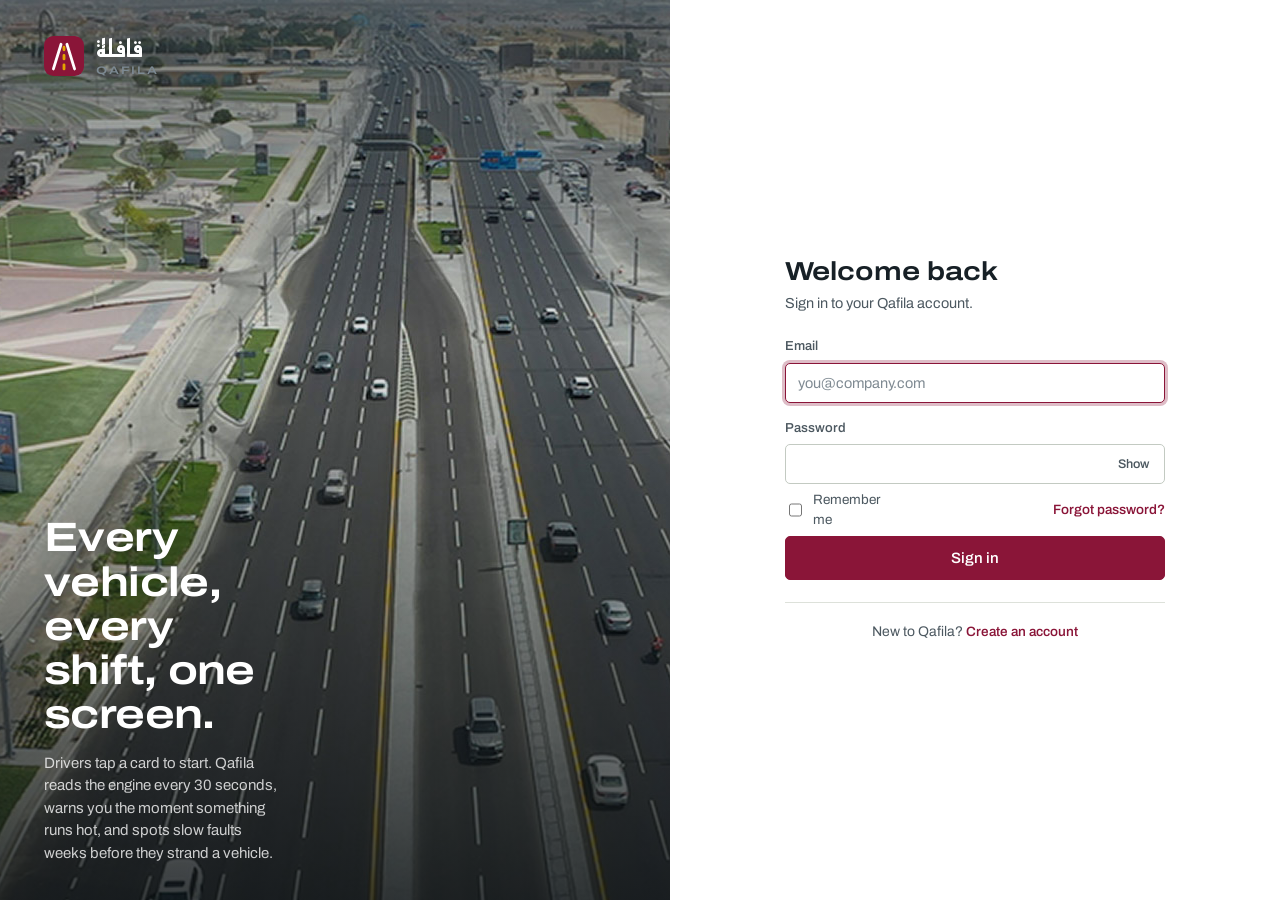
<file: index.html>
<!DOCTYPE html>
<html lang="en">
<head>
  <meta charset="UTF-8">
  <meta name="viewport" content="width=device-width, initial-scale=1">
  <title>Dashboard – Qafila</title>
  <meta name="theme-color" content="#172026">
  <link rel="icon" href="assets/favicon.svg" type="image/svg+xml">
  <link rel="preconnect" href="https://fonts.googleapis.com">
  <link rel="preconnect" href="https://fonts.gstatic.com" crossorigin>
  <link rel="stylesheet" href="https://fonts.googleapis.com/css2?family=Archivo:wdth,wght@62..125,100..900&family=JetBrains+Mono:wght@400;500&family=Reem+Kufi:wght@500;600&display=swap">
  <link rel="stylesheet" href="css/base.css">
  <link rel="stylesheet" href="css/layout.css">
  <link rel="stylesheet" href="css/components.css">
  <link rel="stylesheet" href="css/pages.css">
  <script src="js/theme.js"></script>
</head>
<body data-page="dashboard">
  <div class="shell">
    <div id="side-slot"></div>
    <main class="main" id="main">
      <header class="topbar" data-title="Fleet overview"></header>
      <div class="page" id="page"></div>
    </main>
  </div>

  <script src="js/api.js"></script>
  <script src="js/ui.js"></script>
  <script src="js/shell.js"></script>
  <script src="js/fleet.js"></script>
  <script src="js/chart.js"></script>
  <script src="js/pages/dashboard.js"></script>
</body>
</html>
</file>
<file: css/base.css>
/* ============================================================
   QAFILA — base
   Tokens, theme, reset, typography, utilities.

   Palette
     limestone   page background
     asphalt     ink, sidebar
     maroon      brand, primary action (Qatar maroon)
     road        warning (road-marking yellow)
     signal      critical
     go          normal / ready
     duty        on shift (the device's blue LED)
   ============================================================ */

:root {
  color-scheme: light;

  --bg:          #EEF0EB;
  --surface:     #FFFFFF;
  --surface-2:   #F6F7F4;
  --surface-3:   #E9ECE6;
  --ink:         #172026;
  --ink-2:       #4C5860;
  --ink-3:       #7F8A92;
  --line:        #DDE1DA;
  --line-strong: #C3CAC2;

  --maroon:      #8A1538;
  --maroon-2:    #6F0F2C;
  --maroon-soft: #F5E6EB;
  --maroon-text: #8A1538;

  --road:        #E2A400;
  --road-soft:   #FBF1D2;
  --road-text:   #805B00;

  --signal:      #C42D29;
  --signal-soft: #FBE5E3;
  --signal-text: #A8231F;

  --go:          #1F8A5A;
  --go-soft:     #E0F2E8;
  --go-text:     #18704A;

  --duty:        #2A60B0;
  --duty-soft:   #E3ECF8;
  --duty-text:   #23528F;

  --off:         #A2ABB2;

  --side-bg:     #172026;
  --side-ink:    #C9D0D4;
  --side-ink-2:  #7D8A93;
  --side-line:   #26323A;
  --side-hover:  #1F2A31;

  --shadow-pop:  0 12px 32px -8px rgba(23, 32, 38, .28), 0 2px 6px rgba(23, 32, 38, .08);
  --focus:       0 0 0 3px rgba(138, 21, 56, .28);

  --r-xs: 3px;
  --r-sm: 5px;
  --r-md: 8px;
  --r-lg: 12px;

  --font:   "Archivo", ui-sans-serif, system-ui, -apple-system, "Segoe UI", sans-serif;
  --arabic: "Reem Kufi", "Noto Kufi Arabic", "Geeza Pro", sans-serif;
  --mono:   "JetBrains Mono", ui-monospace, "SF Mono", Menlo, monospace;

  --side-w: 248px;
  --top-h:  68px;
  --gutter: 28px;
}

/* ---------- Dark theme ---------- */
:root[data-theme="dark"] {
  color-scheme: dark;

  --bg:          #0F1416;
  --surface:     #161D21;
  --surface-2:   #1B2328;
  --surface-3:   #222C32;
  --ink:         #E7EBE8;
  --ink-2:       #A9B3B8;
  --ink-3:       #75818A;
  --line:        #263137;
  --line-strong: #34424A;

  --maroon:      #A61D48;
  --maroon-2:    #BF2A58;
  --maroon-soft: #3A1622;
  --maroon-text: #F08DAB;

  --road:        #F0B518;
  --road-soft:   #3A2F12;
  --road-text:   #F6CB5A;

  --signal:      #E5443F;
  --signal-soft: #3D1A19;
  --signal-text: #FF8F8A;

  --go:          #2FAE74;
  --go-soft:     #15301F;
  --go-text:     #6FD3A2;

  --duty:        #4C87DD;
  --duty-soft:   #182A42;
  --duty-text:   #9CC0F2;

  --off:         #5D6A72;

  --side-bg:     #0B0F11;
  --side-ink:    #C9D0D4;
  --side-ink-2:  #6F7C85;
  --side-line:   #1C2529;
  --side-hover:  #151C20;

  --shadow-pop:  0 16px 40px -8px rgba(0, 0, 0, .6), 0 2px 6px rgba(0, 0, 0, .4);
  --focus:       0 0 0 3px rgba(240, 141, 171, .35);
}

/* ---------- Reset ---------- */
*, *::before, *::after { box-sizing: border-box; }

html { -webkit-text-size-adjust: 100%; }

html, body { margin: 0; padding: 0; }

body {
  min-height: 100vh;
  font-family: var(--font);
  font-size: 14.5px;
  line-height: 1.5;
  color: var(--ink);
  background: var(--bg);
  -webkit-font-smoothing: antialiased;
  -moz-osx-font-smoothing: grayscale;
  font-variant-numeric: tabular-nums;
}

img, svg { display: block; max-width: 100%; }
.ic { width: 16px; height: 16px; flex: none; }

a { color: var(--maroon-text); text-decoration: none; }
a:hover { text-decoration: underline; text-underline-offset: 3px; }

h1, h2, h3, h4 { margin: 0; color: var(--ink); }
p { margin: 0; }

button, input, select, textarea { font: inherit; color: inherit; }
button { cursor: pointer; }

:focus-visible { outline: none; box-shadow: var(--focus); border-radius: var(--r-sm); }

::selection { background: var(--maroon); color: #fff; }

[hidden] { display: none !important; }

/* ---------- Type scale (1.2 minor third) ---------- */
.t-display {
  font-stretch: 118%;
  font-weight: 650;
  font-size: 30px;
  line-height: 1.1;
  letter-spacing: -0.012em;
}

.t-h2 {
  font-stretch: 112%;
  font-weight: 650;
  font-size: 17px;
  line-height: 1.25;
}

.t-h3 {
  font-weight: 600;
  font-size: 14.5px;
  line-height: 1.3;
}

.t-small { font-size: 12.5px; }
.t-muted { color: var(--ink-2); }
.t-faint { color: var(--ink-3); }
.t-mono  { font-family: var(--mono); font-size: 12.5px; letter-spacing: -0.01em; }
.t-num   { font-variant-numeric: tabular-nums; }
.t-crit  { color: var(--signal-text); }
.t-warn  { color: var(--road-text); }
.t-ok    { color: var(--go-text); }

/* ---------- Utilities ---------- */
.sr-only {
  position: absolute !important;
  width: 1px; height: 1px;
  overflow: hidden; clip: rect(0 0 0 0);
  white-space: nowrap; border: 0; padding: 0; margin: -1px;
}

.row   { display: flex; align-items: center; gap: 10px; }
.row-w { display: flex; align-items: center; gap: 10px; flex-wrap: wrap; }
.grow  { flex: 1 1 auto; min-width: 0; }
.nowrap { white-space: nowrap; }
.ellipsis { overflow: hidden; text-overflow: ellipsis; white-space: nowrap; }

/* ---------- Scrollbars ---------- */
* { scrollbar-width: thin; scrollbar-color: var(--line-strong) transparent; }

/* ---------- Motion ---------- */
@media (prefers-reduced-motion: reduce) {
  *, *::before, *::after {
    animation-duration: 0.001ms !important;
    animation-iteration-count: 1 !important;
    transition-duration: 0.001ms !important;
  }
}
</file>
<file: css/layout.css>
/* ============================================================
   QAFILA — layout
   App shell: sidebar, top bar, page body, responsive behaviour.
   ============================================================ */

.shell {
  display: grid;
  grid-template-columns: var(--side-w) minmax(0, 1fr);
  min-height: 100vh;
  /* the sidebar column stays dark for the full height of long pages */
  background: linear-gradient(to right, var(--side-bg) var(--side-w), transparent var(--side-w));
}

/* ---------- Sidebar ---------- */
.side {
  position: sticky;
  top: 0;
  height: 100vh;
  display: flex;
  flex-direction: column;
  background: var(--side-bg);
  color: var(--side-ink);
  border-right: 1px solid var(--side-line);
  z-index: 40;
}

.side-brand {
  display: flex;
  align-items: center;
  gap: 12px;
  height: var(--top-h);
  padding: 0 22px;
  border-bottom: 1px solid var(--side-line);
  color: #fff;
  text-decoration: none;
}
.side-brand:hover { text-decoration: none; }

.brand-mark {
  width: 34px;
  height: 34px;
  flex: none;
}

.brand-words { display: flex; flex-direction: column; line-height: 1; }

.brand-ar {
  font-family: var(--arabic);
  font-size: 21px;
  font-weight: 600;
  line-height: 1;
  color: #fff;
}

.brand-en {
  margin-top: 4px;
  font-stretch: 125%;
  font-size: 11px;
  font-weight: 600;
  letter-spacing: 0.16em;
  color: var(--side-ink-2);
}

.side-nav {
  flex: 1 1 auto;
  overflow-y: auto;
  padding: 18px 12px;
}

.side-group + .side-group { margin-top: 22px; }

.side-group-label {
  padding: 0 12px 8px;
  font-size: 12px;
  color: var(--side-ink-2);
}

.side-link {
  position: relative;
  display: flex;
  align-items: center;
  gap: 12px;
  height: 38px;
  padding: 0 12px;
  border-radius: var(--r-sm);
  color: var(--side-ink);
  font-weight: 500;
  text-decoration: none;
}
.side-link:hover { background: var(--side-hover); color: #fff; text-decoration: none; }

.side-link svg { width: 18px; height: 18px; flex: none; opacity: .75; }

.side-link.active {
  background: var(--side-hover);
  color: #fff;
}
.side-link.active svg { opacity: 1; color: #F08DAB; }
.side-link.active::before {
  content: "";
  position: absolute;
  left: -12px;
  top: 8px;
  bottom: 8px;
  width: 3px;
  border-radius: 0 3px 3px 0;
  background: #C2305E;
}

.side-link .side-count {
  margin-left: auto;
  min-width: 22px;
  height: 20px;
  padding: 0 6px;
  border-radius: 10px;
  background: var(--signal);
  color: #fff;
  font-size: 11.5px;
  font-weight: 600;
  line-height: 20px;
  text-align: center;
}

.side-foot {
  padding: 14px 16px 18px;
  border-top: 1px solid var(--side-line);
  display: grid;
  grid-template-columns: minmax(0, 1fr);
  gap: 12px;
}

.side-conn {
  display: flex;
  align-items: center;
  gap: 8px;
  font-size: 12.5px;
  color: var(--side-ink-2);
}

.side-user { display: flex; align-items: center; gap: 8px; min-width: 0; }

.avatar {
  width: 34px;
  height: 34px;
  flex: none;
  border-radius: 50%;
  display: grid;
  place-items: center;
  background: #2A363E;
  color: #fff;
  font-weight: 600;
  font-size: 13px;
}

.side-actions { display: flex; gap: 8px; }
.side-actions .side-icon-btn { flex: 1 1 0; width: auto; height: 32px; }
.side-user-name { color: #fff; font-weight: 550; font-size: 13.5px; }
.side-user-role { color: var(--side-ink-2); font-size: 12px; }

.side-icon-btn {
  width: 30px;
  height: 30px;
  flex: none;
  display: grid;
  place-items: center;
  border: 1px solid var(--side-line);
  border-radius: var(--r-sm);
  background: transparent;
  color: var(--side-ink);
}
.side-icon-btn:hover { background: var(--side-hover); color: #fff; }
.side-icon-btn svg { width: 16px; height: 16px; }

/* ---------- Main column ---------- */
.main {
  min-width: 0;
  display: flex;
  flex-direction: column;
}

.topbar {
  position: sticky;
  top: 0;
  z-index: 30;
  height: var(--top-h);
  display: flex;
  align-items: center;
  gap: 16px;
  padding: 0 var(--gutter);
  background: color-mix(in srgb, var(--bg) 88%, transparent);
  backdrop-filter: blur(10px);
  -webkit-backdrop-filter: blur(10px);
  border-bottom: 1px solid var(--line);
}

.topbar-menu {
  display: none;
  width: 38px;
  height: 38px;
  place-items: center;
  border: 1px solid var(--line);
  border-radius: var(--r-sm);
  background: var(--surface);
}
.topbar-menu svg { width: 18px; height: 18px; }

.topbar-title { min-width: 0; }

.crumbs {
  display: flex;
  gap: 6px;
  font-size: 12.5px;
  color: var(--ink-3);
}
.crumbs a { color: var(--ink-3); }

.topbar-h1 {
  font-stretch: 118%;
  font-weight: 650;
  font-size: 21px;
  line-height: 1.15;
  letter-spacing: -0.01em;
  white-space: nowrap;
  overflow: hidden;
  text-overflow: ellipsis;
}

.topbar-right {
  margin-left: auto;
  display: flex;
  align-items: center;
  gap: 18px;
}

/* Two clocks: local time for people, UTC because shift windows are UTC */
.clocks { display: flex; gap: 16px; }

.clock { text-align: right; line-height: 1.15; }
.clock-time { font-weight: 600; font-size: 15px; font-variant-numeric: tabular-nums; }
.clock-label { font-size: 11.5px; color: var(--ink-3); }

/* ---------- Page body ---------- */
.page {
  padding: 26px var(--gutter) 64px;
  display: grid;
  gap: 22px;
  align-content: start;
  max-width: 1480px;
  width: 100%;
}

.page > *, .cols-2 > *, .cols-even > *, .stack > * { min-width: 0; }

.page-head {
  display: flex;
  align-items: flex-end;
  justify-content: space-between;
  gap: 16px;
  flex-wrap: wrap;
}

.page-lede { max-width: none; color: var(--ink-2); }

.cols-2 {
  display: grid;
  grid-template-columns: minmax(0, 1.55fr) minmax(0, 1fr);
  gap: 22px;
  align-items: start;
}

.cols-even {
  display: grid;
  grid-template-columns: repeat(2, minmax(0, 1fr));
  gap: 22px;
  align-items: start;
}

.stack { display: grid; gap: 22px; align-content: start; }

/* ---------- Mobile scrim ---------- */
.scrim {
  position: fixed;
  inset: 0;
  background: rgba(10, 14, 16, .45);
  z-index: 35;
  opacity: 0;
  pointer-events: none;
  transition: opacity .2s ease;
}

/* ---------- Responsive ---------- */
@media (max-width: 1180px) {
  .cols-2, .cols-even { grid-template-columns: minmax(0, 1fr); }
}

@media (max-width: 960px) {
  :root { --gutter: 16px; --top-h: 60px; }

  .shell { grid-template-columns: minmax(0, 1fr); background: none; }

  .side {
    position: fixed;
    left: 0;
    top: 0;
    bottom: 0;
    width: min(280px, 84vw);
    transform: translateX(-100%);
    transition: transform .22s ease;
  }
  body.nav-open .side { transform: none; }
  body.nav-open .scrim { opacity: 1; pointer-events: auto; }

  .topbar-menu { display: grid; }
  .topbar-h1 { font-size: 18px; }
}

@media (max-width: 560px) {
  .clocks { display: none; }
  .page { padding-top: 18px; gap: 18px; }
}
</file>
<file: css/components.css>
/* ============================================================
   QAFILA — components
   ============================================================ */

/* ---------- Buttons ---------- */
.btn {
  display: inline-flex;
  align-items: center;
  justify-content: center;
  gap: 8px;
  height: 38px;
  padding: 0 16px;
  border: 1px solid var(--line-strong);
  border-radius: var(--r-sm);
  background: var(--surface);
  color: var(--ink);
  font-weight: 550;
  font-size: 14px;
  white-space: nowrap;
  text-decoration: none;
  transition: background .12s ease, border-color .12s ease;
}
.btn:hover { background: var(--surface-2); border-color: var(--ink-3); text-decoration: none; }
.btn:disabled { opacity: .55; cursor: not-allowed; }
.btn svg { width: 16px; height: 16px; flex: none; }

.btn-primary {
  background: var(--maroon);
  border-color: var(--maroon);
  color: #fff;
}
.btn-primary:hover { background: var(--maroon-2); border-color: var(--maroon-2); }

.btn-danger { color: var(--signal-text); }
.btn-danger:hover { background: var(--signal-soft); border-color: var(--signal); }

.btn-danger-solid { background: var(--signal); border-color: var(--signal); color: #fff; }
.btn-danger-solid:hover { background: #A8231F; border-color: #A8231F; }

.btn-ghost { border-color: transparent; background: transparent; }
.btn-ghost:hover { background: var(--surface-3); border-color: transparent; }

.btn-sm { height: 32px; padding: 0 12px; font-size: 13px; }
.btn-xs { height: 28px; padding: 0 10px; font-size: 12.5px; gap: 6px; }

.icon-btn {
  width: 32px;
  height: 32px;
  display: inline-grid;
  place-items: center;
  border: 1px solid transparent;
  border-radius: var(--r-sm);
  background: transparent;
  color: var(--ink-2);
}
.icon-btn:hover { background: var(--surface-3); color: var(--ink); }
.icon-btn.danger:hover { background: var(--signal-soft); color: var(--signal-text); }
.icon-btn svg { width: 16px; height: 16px; }

.btn .spin, .spin {
  width: 14px; height: 14px;
  border: 2px solid currentColor;
  border-right-color: transparent;
  border-radius: 50%;
  animation: spin .7s linear infinite;
}
@keyframes spin { to { transform: rotate(360deg); } }

/* ---------- Form fields ---------- */
.field { display: grid; gap: 6px; min-width: 0; }
.field-label { font-size: 13px; font-weight: 550; color: var(--ink-2); }
.field-hint  { font-size: 12.5px; color: var(--ink-3); }

.input, .select, .textarea {
  width: 100%;
  height: 40px;
  padding: 0 12px;
  border: 1px solid var(--line-strong);
  border-radius: var(--r-sm);
  background: var(--surface);
  color: var(--ink);
  transition: border-color .12s ease, box-shadow .12s ease;
}
.textarea { height: auto; min-height: 90px; padding: 10px 12px; resize: vertical; }
.input::placeholder { color: var(--ink-3); }
.input:hover, .select:hover { border-color: var(--ink-3); }
.input:focus, .select:focus, .textarea:focus {
  outline: none;
  border-color: var(--maroon);
  box-shadow: var(--focus);
}
.input.invalid { border-color: var(--signal); }

.select {
  appearance: none;
  -webkit-appearance: none;
  padding-right: 34px;
  background-image: url("data:image/svg+xml,%3Csvg xmlns='http://www.w3.org/2000/svg' width='12' height='12' viewBox='0 0 24 24' fill='none' stroke='%237F8A92' stroke-width='2.5' stroke-linecap='round' stroke-linejoin='round'%3E%3Cpath d='m6 9 6 6 6-6'/%3E%3C/svg%3E");
  background-repeat: no-repeat;
  background-position: right 12px center;
}

.input-sm, .select-sm { height: 34px; font-size: 13.5px; }

.search {
  position: relative;
  min-width: 220px;
}
.search svg {
  position: absolute;
  left: 11px;
  top: 50%;
  transform: translateY(-50%);
  width: 16px;
  height: 16px;
  color: var(--ink-3);
  pointer-events: none;
}
.search .input { padding-left: 34px; }

.form-grid {
  display: grid;
  grid-template-columns: repeat(2, minmax(0, 1fr));
  gap: 16px;
  align-items: start;
}
.form-grid .span-2 { grid-column: 1 / -1; }

.form-error {
  padding: 10px 12px;
  border-radius: var(--r-sm);
  background: var(--signal-soft);
  color: var(--signal-text);
  font-size: 13.5px;
}

.form-ok {
  padding: 10px 12px;
  border-radius: var(--r-sm);
  background: var(--go-soft);
  color: var(--go-text);
  font-size: 13.5px;
}

.check {
  display: inline-flex;
  align-items: center;
  gap: 8px;
  font-size: 13.5px;
  color: var(--ink-2);
  cursor: pointer;
}
.check input { width: 16px; height: 16px; accent-color: var(--maroon); }

/* ---------- Segmented control ---------- */
.seg {
  display: inline-flex;
  padding: 3px;
  border-radius: var(--r-sm);
  background: var(--surface-3);
  gap: 2px;
}
.seg button {
  height: 30px;
  padding: 0 12px;
  border: 0;
  border-radius: 4px;
  background: transparent;
  color: var(--ink-2);
  font-weight: 550;
  font-size: 13px;
  white-space: nowrap;
}
.seg button:hover { color: var(--ink); }
.seg button[aria-pressed="true"] {
  background: var(--surface);
  color: var(--ink);
  box-shadow: 0 1px 2px rgba(23, 32, 38, .12);
}
.seg .seg-n { margin-left: 6px; color: var(--ink-3); font-weight: 500; }

/* ---------- Panels ---------- */
.panel {
  background: var(--surface);
  border: 1px solid var(--line);
  border-radius: var(--r-lg);
  min-width: 0;
}

.panel-head {
  display: flex;
  align-items: center;
  gap: 12px;
  flex-wrap: wrap;
  min-height: 56px;
  padding: 12px 20px;
  border-bottom: 1px solid var(--line);
}
.panel-head .t-h2 { flex: 1 1 auto; min-width: 0; }
.panel-sub { font-size: 12.5px; color: var(--ink-3); font-weight: 400; font-stretch: 100%; }

.panel-body { padding: 18px 20px; }
.panel-body.flush { padding: 0; }

.panel-foot {
  padding: 12px 20px;
  border-top: 1px solid var(--line);
  display: flex;
  align-items: center;
  gap: 10px;
  justify-content: flex-end;
}

.count-pill {
  display: inline-grid;
  place-items: center;
  min-width: 24px;
  height: 22px;
  padding: 0 7px;
  border-radius: 11px;
  background: var(--surface-3);
  color: var(--ink-2);
  font-size: 12px;
  font-weight: 600;
  font-stretch: 100%;
}
.count-pill.crit { background: var(--signal); color: #fff; }

/* ---------- Toolbar (filters above tables) ---------- */
.toolbar {
  display: flex;
  align-items: center;
  gap: 10px;
  flex-wrap: wrap;
  padding: 14px 20px;
  border-bottom: 1px solid var(--line);
}
.toolbar .spacer { flex: 1 1 auto; }

/* ---------- Bulk selection ---------- */
.bulk-bar {
  display: flex; align-items: center; gap: 10px; flex-wrap: wrap;
  padding: 10px 20px; background: var(--maroon-soft); color: var(--maroon-text);
  border-bottom: 1px solid var(--line);
}
.bulk-bar[hidden] { display: none; }
.bulk-bar .spacer { flex: 1 1 auto; }
.table .check-col { width: 36px; padding-right: 0; }
.check { width: 16px; height: 16px; accent-color: var(--maroon); cursor: pointer; vertical-align: middle; }
.choices { display: grid; gap: 8px; margin: 12px 0; }
.choice {
  display: flex; gap: 10px; align-items: flex-start; padding: 10px 12px;
  border: 1px solid var(--line-strong); border-radius: var(--r-md); cursor: pointer;
}
.choice:has(input:checked) { border-color: var(--maroon); background: var(--maroon-soft); }
.choice input { margin-top: 3px; accent-color: var(--maroon); }
.choice > span { display: grid; gap: 2px; }
.danger-zone { border: 1px solid var(--signal-soft); border-radius: var(--r-md); padding: 14px 16px; }
.preview-table td.err { color: var(--signal-text); }
.preview-table tr.bad { background: var(--signal-soft); }

/* ---------- Tables ---------- */
.table-wrap { overflow-x: auto; }

.table {
  width: 100%;
  border-collapse: collapse;
  font-size: 14px;
}

.table th {
  position: sticky;
  top: 0;
  padding: 10px 14px;
  background: var(--surface-2);
  border-bottom: 1px solid var(--line);
  color: var(--ink-3);
  font-size: 12.5px;
  font-weight: 550;
  text-align: left;
  white-space: nowrap;
}
.table th:first-child, .table td:first-child { padding-left: 20px; }
.table th:last-child,  .table td:last-child  { padding-right: 20px; }

.table td {
  padding: 12px 14px;
  border-bottom: 1px solid var(--line);
  vertical-align: middle;
}
.table tbody tr:last-child td { border-bottom: 0; }
.table tbody tr:hover td { background: var(--surface-2); }
.table tr.is-inactive td { color: var(--ink-3); }
.table tr.is-inactive .plate { opacity: .55; }
.table tr.clickable { cursor: pointer; }
.table tr.editing td { background: var(--maroon-soft); }

.table .num { text-align: right; font-variant-numeric: tabular-nums; }
.table .actions { text-align: right; white-space: nowrap; width: 1%; }

.cell-main { font-weight: 550; }
.cell-sub  { font-size: 12.5px; color: var(--ink-3); }

/* ---------- Number plate (Qatar private plate) ---------- */
.plate {
  display: inline-flex;
  align-items: stretch;
  height: 26px;
  border: 1.5px solid #1B2227;
  border-radius: 4px;
  background: #FFFFFF;
  color: #11171B;
  overflow: hidden;
  flex: none;
  vertical-align: middle;
  box-shadow: inset 0 0 0 1px #fff, 0 1px 0 rgba(0, 0, 0, .06);
}
.plate-band {
  display: grid;
  place-items: center;
  padding: 0 5px;
  background: #8A1538;
  color: #fff;
  font-family: var(--arabic);
  font-size: 10px;
  font-weight: 600;
  line-height: 1;
}
.plate-num {
  display: grid;
  place-items: center;
  padding: 0 9px 0 8px;
  font-stretch: 112%;
  font-weight: 700;
  font-size: 15px;
  letter-spacing: 0.05em;
  font-variant-numeric: tabular-nums;
}
.plate.lg { height: 38px; border-width: 2px; border-radius: 5px; }
.plate.lg .plate-band { padding: 0 7px; font-size: 13px; }
.plate.lg .plate-num { font-size: 22px; padding: 0 13px 0 12px; }
.plate.sm { height: 22px; }
.plate.sm .plate-band { padding: 0 4px; font-size: 8.5px; }
.plate.sm .plate-num { font-size: 13px; padding: 0 7px 0 6px; }

/* ---------- LED (mirrors the in-vehicle RGB LED) ---------- */
.led {
  --c: var(--off);
  position: relative;
  display: inline-block;
  width: 10px;
  height: 10px;
  flex: none;
  border-radius: 50%;
  background: var(--c);
  box-shadow: 0 0 0 3px color-mix(in srgb, var(--c) 22%, transparent);
}
.led.ok   { --c: var(--go); }
.led.duty { --c: var(--duty); }
.led.warn { --c: var(--road); }
.led.crit { --c: var(--signal); }
.led.off  { --c: var(--off); box-shadow: none; }
.led.crit::after {
  content: "";
  position: absolute;
  inset: -3px;
  border-radius: 50%;
  border: 2px solid var(--signal);
  animation: ping 1.6s ease-out infinite;
}
@keyframes ping {
  0%   { transform: scale(.8); opacity: .9; }
  100% { transform: scale(2.2); opacity: 0; }
}

.state {
  display: inline-flex;
  align-items: center;
  gap: 8px;
  font-size: 13px;
  font-weight: 550;
  white-space: nowrap;
}

/* ---------- Tags / badges ---------- */
.tag {
  display: inline-flex;
  align-items: center;
  gap: 6px;
  height: 22px;
  padding: 0 8px;
  border-radius: 4px;
  background: var(--surface-3);
  color: var(--ink-2);
  font-size: 12px;
  font-weight: 550;
  white-space: nowrap;
}
.tag.ok   { background: var(--go-soft);     color: var(--go-text); }
.tag.warn { background: var(--road-soft);   color: var(--road-text); }
.tag.crit { background: var(--signal-soft); color: var(--signal-text); }
.tag.duty { background: var(--duty-soft);   color: var(--duty-text); }
.tag.brand{ background: var(--maroon-soft); color: var(--maroon-text); }
.tag svg { width: 12px; height: 12px; }

/* Score dial used in reports */
.score {
  --v: 0;
  --c: var(--go);
  position: relative;
  width: 44px;
  height: 44px;
  flex: none;
  border-radius: 50%;
  background: conic-gradient(var(--c) calc(var(--v) * 1%), var(--surface-3) 0);
  display: grid;
  place-items: center;
}
.score::before {
  content: "";
  position: absolute;
  inset: 4px;
  border-radius: 50%;
  background: var(--surface);
}
.score span {
  position: relative;
  font-weight: 700;
  font-size: 14px;
}
.score.warn { --c: var(--road); }
.score.crit { --c: var(--signal); }
.score.lg { width: 92px; height: 92px; }
.score.lg::before { inset: 8px; }
.score.lg span { font-size: 28px; font-stretch: 112%; }

/* ---------- Key/value list ---------- */
.kv { display: grid; grid-template-columns: max-content 1fr; gap: 10px 20px; font-size: 14px; }
.kv dt { color: var(--ink-3); }
.kv dd { margin: 0; font-weight: 550; min-width: 0; }

/* ---------- Empty / loading ---------- */
.empty {
  display: grid;
  justify-items: center;
  gap: 8px;
  padding: 40px 20px;
  text-align: center;
  color: var(--ink-2);
}
.empty svg { width: 28px; height: 28px; color: var(--ink-3); }
.empty-title { font-weight: 600; color: var(--ink); }
.empty p { max-width: 44ch; font-size: 13.5px; }
.empty .btn { margin-top: 6px; }

.skeleton {
  border-radius: var(--r-sm);
  background: linear-gradient(90deg, var(--surface-3) 0%, var(--surface-2) 50%, var(--surface-3) 100%);
  background-size: 200% 100%;
  animation: shimmer 1.3s ease-in-out infinite;
}
@keyframes shimmer { 0% { background-position: 100% 0; } 100% { background-position: -100% 0; } }

.loading-row td { padding: 0 !important; }
.loading-row .skeleton { height: 14px; margin: 18px 20px; }

/* ---------- Toasts ---------- */
.toasts {
  position: fixed;
  right: 20px;
  bottom: 20px;
  z-index: 90;
  display: grid;
  gap: 10px;
  width: min(380px, calc(100vw - 32px));
}

.toast {
  display: flex;
  gap: 12px;
  align-items: flex-start;
  padding: 13px 14px;
  border-radius: var(--r-md);
  background: var(--ink);
  color: var(--bg);
  box-shadow: var(--shadow-pop);
  font-size: 13.5px;
  animation: toast-in .22s ease;
}
.toast .led { margin-top: 5px; }
.toast-body { flex: 1 1 auto; min-width: 0; }
.toast-title { font-weight: 600; }
.toast-text { opacity: .8; }
.toast .icon-btn { color: inherit; width: 24px; height: 24px; margin: -2px -4px 0 0; }
.toast .icon-btn:hover { background: rgba(255, 255, 255, .12); }
.toast a { color: inherit; text-decoration: underline; }
@keyframes toast-in { from { transform: translateY(8px); opacity: 0; } }

/* ---------- Dialog ---------- */
.dialog-back {
  position: fixed;
  inset: 0;
  z-index: 80;
  display: grid;
  place-items: center;
  padding: 16px;
  background: rgba(12, 16, 18, .5);
  animation: fade .15s ease;
}
@keyframes fade { from { opacity: 0; } }

.dialog {
  width: min(460px, 100%);
  max-height: calc(100vh - 32px);
  overflow-y: auto;
  border-radius: var(--r-lg);
  background: var(--surface);
  box-shadow: var(--shadow-pop);
  animation: pop .18s ease;
}
.dialog.wide { width: min(640px, 100%); }
@keyframes pop { from { transform: translateY(6px) scale(.985); opacity: 0; } }

.dialog-head { padding: 20px 22px 0; display: flex; gap: 12px; align-items: flex-start; }
.dialog-head .t-h2 { flex: 1 1 auto; }
.dialog-body { padding: 14px 22px 4px; color: var(--ink-2); display: grid; gap: 14px; }
.dialog-foot {
  padding: 18px 22px 20px;
  display: flex;
  gap: 10px;
  justify-content: flex-end;
  flex-wrap: wrap;
}

/* Critical alert dialog */
.dialog.crit { border-top: 5px solid var(--signal); }
.alarm-head { display: flex; align-items: center; gap: 12px; }
.alarm-value {
  font-stretch: 118%;
  font-weight: 700;
  font-size: 40px;
  line-height: 1;
  color: var(--signal-text);
}

/* ---------- Popover menu ---------- */
.popover {
  position: absolute;
  z-index: 70;
  min-width: 240px;
  max-width: 320px;
  padding: 6px;
  border: 1px solid var(--line);
  border-radius: var(--r-md);
  background: var(--surface);
  box-shadow: var(--shadow-pop);
  animation: pop .12s ease;
}
.popover-title { padding: 8px 10px 6px; font-size: 12.5px; color: var(--ink-3); }
.popover-search { padding: 4px 4px 6px; }
.popover-list { max-height: 260px; overflow-y: auto; }
.popover-item {
  display: flex;
  align-items: center;
  gap: 10px;
  width: 100%;
  padding: 8px 10px;
  border: 0;
  border-radius: var(--r-sm);
  background: transparent;
  text-align: left;
  font-size: 13.5px;
}
.popover-item:hover, .popover-item:focus-visible { background: var(--surface-3); box-shadow: none; }
.popover-item.selected { background: var(--maroon-soft); color: var(--maroon-text); }
.popover-item .cell-sub { margin-left: auto; }
.popover-sep { height: 1px; margin: 6px 4px; background: var(--line); }

/* ---------- Mini chart ---------- */
.spark { width: 100%; height: 40px; overflow: visible; }
.spark .area { fill: color-mix(in srgb, var(--maroon) 12%, transparent); }
.spark .line { fill: none; stroke: var(--maroon); stroke-width: 1.8; stroke-linejoin: round; stroke-linecap: round; }
.spark .dot  { fill: var(--maroon); }

/* ---------- Notice banner ---------- */
.notice {
  display: flex;
  gap: 12px;
  align-items: flex-start;
  padding: 14px 16px;
  border-radius: var(--r-md);
  border: 1px solid var(--line);
  background: var(--surface-2);
  color: var(--ink-2);
  font-size: 13.5px;
}
.notice svg { width: 18px; height: 18px; flex: none; margin-top: 1px; color: var(--ink-3); }
.notice strong { color: var(--ink); }
.notice.warn { background: var(--road-soft); border-color: transparent; color: var(--road-text); }
.notice.warn svg { color: var(--road-text); }
.notice.crit { background: var(--signal-soft); border-color: transparent; color: var(--signal-text); }
.notice.crit svg { color: var(--signal-text); }

/* ---------- Mobile tweaks ---------- */
@media (max-width: 640px) {
  .form-grid { grid-template-columns: minmax(0, 1fr); }
  .panel-head { padding: 12px 16px; }
  .panel-body { padding: 16px; }
  .toolbar { padding: 12px 16px; }
  .table th:first-child, .table td:first-child { padding-left: 16px; }
  .table th:last-child,  .table td:last-child  { padding-right: 16px; }
  .search { min-width: 0; flex: 1 1 100%; }
  .dialog-foot .btn { flex: 1 1 auto; }
}

/* ---------- Line chart (js/chart.js) ---------- */
.lc { position: relative; width: 100%; }
.lc-svg { display: block; width: 100%; height: auto; overflow: visible; }
.lc-grid { stroke: var(--line); stroke-width: 1; }
.lc-axis { fill: var(--ink-3); font-size: 11px; font-family: var(--font); font-variant-numeric: tabular-nums; }
.lc-line { fill: none; stroke-width: 2; stroke-linejoin: round; stroke-linecap: round; }
.lc-area { opacity: .12; }
.lc-ref { stroke-dasharray: 5 4; stroke-width: 1.25; stroke: var(--ink-3); }
.lc-ref.warn { stroke: var(--road); }
.lc-ref.crit { stroke: var(--signal); }
.lc-ref-label { font-size: 11px; font-family: var(--font); fill: var(--ink-2); paint-order: stroke; stroke: var(--surface); stroke-width: 3px; }
.lc-cross { stroke: var(--ink-3); stroke-width: 1; }
.lc-tip {
  position: absolute;
  pointer-events: none;
  padding: 6px 10px;
  border-radius: var(--r-sm);
  background: var(--ink);
  color: var(--bg);
  font-size: 12px;
  white-space: nowrap;
  box-shadow: var(--shadow-pop);
  z-index: 5;
}
.lc-tip-v { font-weight: 650; font-size: 13.5px; }
.lc-tip-t { opacity: .75; }
.lc-empty { padding: 28px 0; text-align: center; color: var(--ink-3); font-size: 13.5px; }
.pick-box {
  width: 18px; height: 18px; flex: none;
  display: grid; place-items: center;
  border: 1.5px solid var(--line-strong);
  border-radius: 4px;
  color: #fff;
}
.popover-item.selected .pick-box { background: var(--maroon); border-color: var(--maroon); }
.pick-box .ic { width: 12px; height: 12px; }

/* Head-gasket symptom tags carry a sentence; let them wrap on phones */
.flags { display: flex; flex-wrap: wrap; gap: 6px; min-width: 0; }
.flags .tag { height: auto; min-height: 22px; padding: 3px 8px; line-height: 1.35; white-space: normal; max-width: 100%; }
</file>
<file: css/pages.css>
/* ============================================================
   QAFILA — page-specific styles
   ============================================================ */

/* ============ Dashboard: fleet ribbon ============ */
.ribbon { display: grid; gap: 12px; }

.ribbon-bar {
  display: flex;
  height: 12px;
  border-radius: 6px;
  overflow: hidden;
  background: var(--surface-3);
  gap: 2px;
}
.ribbon-bar span { min-width: 6px; transition: flex-grow .4s ease; }
.ribbon-bar .duty { background: var(--duty); }
.ribbon-bar .ok   { background: var(--go); }
.ribbon-bar .warn { background: var(--road); }
.ribbon-bar .crit { background: var(--signal); }
.ribbon-bar .off  { background: var(--off); }

.ribbon-legend {
  display: flex;
  flex-wrap: wrap;
  gap: 8px 22px;
  font-size: 13.5px;
  color: var(--ink-2);
}
.ribbon-legend .item { display: inline-flex; align-items: center; gap: 8px; }
.ribbon-legend b { color: var(--ink); font-weight: 650; font-size: 15px; }

/* ============ Dashboard: fleet board tiles ============ */
.board {
  display: grid;
  grid-template-columns: repeat(auto-fill, minmax(232px, 1fr));
  gap: 12px;
}

.tile {
  position: relative;
  display: grid;
  gap: 10px;
  padding: 14px 14px 12px;
  border: 1px solid var(--line);
  border-radius: var(--r-md);
  background: var(--surface);
  color: var(--ink);
  text-decoration: none;
  transition: border-color .12s ease, transform .12s ease;
}
.tile:hover { border-color: var(--line-strong); text-decoration: none; }
.tile.crit { border-color: color-mix(in srgb, var(--signal) 55%, var(--line)); background: color-mix(in srgb, var(--signal-soft) 55%, var(--surface)); }
.tile.warn { border-color: color-mix(in srgb, var(--road) 55%, var(--line)); }
.tile.parked, .tile.nonode { background: var(--surface-2); }

.tile-top { display: flex; align-items: center; justify-content: space-between; gap: 8px; }

.tile-car { font-size: 13px; color: var(--ink-2); display: flex; gap: 8px; align-items: center; }
.tile-driver { font-weight: 600; font-size: 14.5px; line-height: 1.25; }
.tile-driver.none { font-weight: 500; color: var(--ink-3); }

.tile-read {
  display: grid;
  grid-template-columns: repeat(3, auto) 1fr;
  gap: 4px 14px;
  align-items: baseline;
  padding-top: 10px;
  border-top: 1px dashed var(--line);
  font-size: 13px;
}
.tile-read .v { font-weight: 650; font-size: 14px; }
.tile-read .v.warn { color: var(--road-text); }
.tile-read .v.crit { color: var(--signal-text); }
.tile-read .ago { text-align: right; color: var(--ink-3); font-size: 12px; }
.tile-read .none { grid-column: 1 / -1; color: var(--ink-3); }

/* ============ Alerts list ============ */
.alert-list { display: grid; }

.alert-row {
  display: grid;
  grid-template-columns: auto minmax(0, 1fr) auto;
  gap: 4px 14px;
  align-items: center;
  padding: 14px 20px;
  border-bottom: 1px solid var(--line);
}
.alert-row:last-child { border-bottom: 0; }
.alert-row.crit { background: color-mix(in srgb, var(--signal-soft) 50%, transparent); }
.alert-row.resolved { opacity: .6; }

.alert-msg { font-weight: 600; }
.alert-meta {
  display: flex;
  flex-wrap: wrap;
  align-items: center;
  gap: 6px 12px;
  margin-top: 4px;
  font-size: 12.5px;
  color: var(--ink-3);
}
.alert-actions { display: flex; gap: 6px; align-items: center; }

/* ============ Compact lists (predictions, reports) ============ */
.list { display: grid; }

.list-row {
  display: grid;
  grid-template-columns: auto minmax(0, 1fr) auto;
  gap: 14px;
  align-items: center;
  padding: 13px 20px;
  border-bottom: 1px solid var(--line);
  color: var(--ink);
  text-decoration: none;
}
.list-row:last-child { border-bottom: 0; }
a.list-row:hover { background: var(--surface-2); text-decoration: none; }

.trend-cell { width: 92px; }
.trend-cell .spark { height: 30px; }

/* ============ Operations: live shifts ============ */
.live-grid {
  display: grid;
  grid-template-columns: repeat(auto-fill, minmax(300px, 1fr));
  gap: 14px;
}

.live-card {
  border: 1px solid var(--line);
  border-radius: var(--r-md);
  background: var(--surface);
  overflow: hidden;
}
.live-card.crit { border-color: color-mix(in srgb, var(--signal) 55%, var(--line)); }
.live-card.warn { border-color: color-mix(in srgb, var(--road) 55%, var(--line)); }

.live-head { display: flex; align-items: center; gap: 12px; padding: 14px 16px; }
.live-who { min-width: 0; flex: 1 1 auto; }
.live-who .cell-main { white-space: nowrap; overflow: hidden; text-overflow: ellipsis; }

.gauges {
  display: grid;
  grid-template-columns: repeat(4, 1fr);
  border-top: 1px solid var(--line);
  background: var(--surface-2);
}
.gauge { padding: 10px 12px; border-right: 1px solid var(--line); }
.gauge:last-child { border-right: 0; }
.gauge-label { font-size: 11.5px; color: var(--ink-3); }
.gauge-val { font-weight: 650; font-size: 16px; font-stretch: 108%; }
.gauge-val.warn { color: var(--road-text); }
.gauge-val.crit { color: var(--signal-text); }
.gauge-val small { font-size: 11.5px; font-weight: 500; color: var(--ink-3); margin-left: 2px; }

.live-foot {
  display: flex;
  align-items: center;
  gap: 10px;
  padding: 10px 16px;
  border-top: 1px solid var(--line);
  font-size: 12.5px;
  color: var(--ink-3);
}
.live-foot .btn { margin-left: auto; }

/* ============ Operations: pairing board ============ */
.pair-layout {
  display: grid;
  grid-template-columns: minmax(0, 1.6fr) minmax(260px, 1fr);
  gap: 0;
}
.pair-col { min-width: 0; }
.pair-col + .pair-col { border-left: 1px solid var(--line); }
.pair-col-head {
  display: flex;
  align-items: center;
  gap: 10px;
  padding: 12px 20px;
  border-bottom: 1px solid var(--line);
  font-size: 13px;
  color: var(--ink-2);
  background: var(--surface-2);
}

.pair-row {
  display: grid;
  grid-template-columns: auto minmax(0, 1fr) auto;
  gap: 14px;
  align-items: center;
  padding: 12px 20px;
  border-bottom: 1px solid var(--line);
}
.pair-row:last-child { border-bottom: 0; }

.slot {
  display: flex;
  align-items: center;
  gap: 8px;
  min-height: 40px;
  padding: 4px 6px 4px 4px;
  border: 1.5px dashed var(--line-strong);
  border-radius: var(--r-md);
  transition: border-color .12s ease, background .12s ease;
}
.slot.filled { border-style: solid; border-color: var(--line); background: var(--surface-2); }
.slot.over { border-color: var(--maroon); background: var(--maroon-soft); }
.slot-empty { padding-left: 8px; font-size: 13px; color: var(--ink-3); }

.driver-chip {
  display: inline-flex;
  align-items: center;
  gap: 8px;
  min-width: 0;
  padding: 4px 10px 4px 4px;
  border-radius: 20px;
  background: var(--surface);
  border: 1px solid var(--line);
  font-size: 13.5px;
  font-weight: 550;
  cursor: grab;
  user-select: none;
}
.driver-chip:active { cursor: grabbing; }
.driver-chip.dragging { opacity: .4; }
.driver-chip .avatar { width: 26px; height: 26px; font-size: 11px; background: var(--ink); color: var(--bg); }
.driver-chip.inactive { opacity: .6; }
.driver-chip .name { white-space: nowrap; overflow: hidden; text-overflow: ellipsis; }

.pool { display: grid; gap: 8px; padding: 14px 16px 18px; align-content: start; }
.pool-item { display: flex; align-items: center; gap: 10px; justify-content: space-between; }

/* ============ Shift report ============ */
.report-head {
  display: grid;
  grid-template-columns: minmax(0, 1fr) auto;
  gap: 20px;
  align-items: center;
  padding: 22px 24px;
}
.report-who { display: flex; align-items: center; gap: 18px; flex-wrap: wrap; }
.report-name { font-stretch: 112%; font-weight: 650; font-size: 22px; line-height: 1.2; }
.report-times {
  display: flex;
  flex-wrap: wrap;
  gap: 8px 28px;
  margin-top: 12px;
  font-size: 13.5px;
  color: var(--ink-2);
}
.report-times b { display: block; color: var(--ink); font-size: 15px; }

.summary-text {
  font-size: 16px;
  line-height: 1.65;
  max-width: 72ch;
  color: var(--ink);
}

.stats {
  display: grid;
  grid-template-columns: repeat(4, minmax(0, 1fr));
}
.stat { padding: 16px 20px; border-right: 1px solid var(--line); border-bottom: 1px solid var(--line); }
.stat:nth-child(4n) { border-right: 0; }
.stat:nth-last-child(-n + 4) { border-bottom: 0; }
.stat-label { font-size: 12.5px; color: var(--ink-3); }
.stat-val { font-stretch: 112%; font-weight: 650; font-size: 22px; line-height: 1.25; }
.stat-val small { font-size: 13px; font-weight: 500; color: var(--ink-3); margin-left: 3px; font-stretch: 100%; }

.timeline { display: grid; }
.tl-row {
  display: grid;
  grid-template-columns: 70px auto minmax(0, 1fr);
  gap: 14px;
  align-items: center;
  padding: 11px 20px;
  border-bottom: 1px solid var(--line);
  font-size: 13.5px;
}
.tl-row:last-child { border-bottom: 0; }
.tl-time { color: var(--ink-3); font-variant-numeric: tabular-nums; }

/* Chart */
.chart-wrap { position: relative; padding: 8px 20px 16px; }
.chart { width: 100%; height: 240px; overflow: visible; }
.chart text { fill: var(--ink-3); font-size: 11px; font-family: var(--font); }
.chart .grid { stroke: var(--line); stroke-width: 1; }
.chart .speed-area { fill: color-mix(in srgb, var(--duty) 16%, transparent); }
.chart .speed-line { fill: none; stroke: var(--duty); stroke-width: 1.4; }
.chart .cool-line { fill: none; stroke: var(--maroon); stroke-width: 1.8; }
.chart .thr-warn { stroke: var(--road); stroke-dasharray: 4 4; stroke-width: 1.2; }
.chart .thr-crit { stroke: var(--signal); stroke-dasharray: 4 4; stroke-width: 1.2; }
.chart .ev { stroke-width: 0; }
.chart-legend { display: flex; flex-wrap: wrap; gap: 6px 18px; font-size: 12.5px; color: var(--ink-2); padding: 0 20px 4px; }
.chart-legend .sw { display: inline-block; width: 14px; height: 3px; border-radius: 2px; margin-right: 6px; vertical-align: middle; }

/* ============ Predictions ============ */
.pred-row {
  display: grid;
  grid-template-columns: minmax(150px, auto) minmax(0, 1fr) 150px auto;
  gap: 18px;
  align-items: center;
  padding: 16px 20px;
  border-bottom: 1px solid var(--line);
}
.pred-row:last-child { border-bottom: 0; }
.pred-row.resolved { opacity: .6; }
.pred-msg { font-size: 13.5px; color: var(--ink-2); margin-top: 4px; max-width: 70ch; }
.pred-weeks { display: flex; justify-content: space-between; font-size: 11.5px; color: var(--ink-3); margin-top: 2px; }
.pred-slope { font-weight: 650; }

.gasket-row {
  display: grid;
  grid-template-columns: auto minmax(0, 1fr) auto;
  gap: 14px;
  align-items: start;
  padding: 14px 20px;
  border-bottom: 1px solid var(--line);
}
.gasket-row:last-child { border-bottom: 0; }
.flags { display: flex; flex-wrap: wrap; gap: 6px; margin-top: 8px; }

/* ============ Import ============ */
.steps { display: grid; gap: 0; }
.step {
  display: grid;
  grid-template-columns: 34px minmax(0, 1fr);
  gap: 16px;
  padding: 20px;
  border-bottom: 1px solid var(--line);
}
.step:last-child { border-bottom: 0; }
.step-n {
  width: 30px;
  height: 30px;
  border-radius: 50%;
  display: grid;
  place-items: center;
  border: 1.5px solid var(--line-strong);
  color: var(--ink-2);
  font-weight: 650;
  font-size: 13.5px;
}
.step.done .step-n { background: var(--go); border-color: var(--go); color: #fff; }
.step.current .step-n { background: var(--maroon); border-color: var(--maroon); color: #fff; }
.step-title { font-weight: 600; font-size: 15px; margin-top: 4px; }
.step-body { margin-top: 10px; display: grid; gap: 12px; color: var(--ink-2); font-size: 13.5px; }

.drop {
  display: grid;
  justify-items: center;
  gap: 8px;
  padding: 30px 20px;
  border: 1.5px dashed var(--line-strong);
  border-radius: var(--r-md);
  background: var(--surface-2);
  text-align: center;
  cursor: pointer;
  transition: border-color .12s ease, background .12s ease;
}
.drop:hover, .drop.over { border-color: var(--maroon); background: var(--maroon-soft); }
.drop svg { width: 26px; height: 26px; color: var(--ink-3); }
.drop-title { font-weight: 600; color: var(--ink); }

.code-cols {
  display: flex;
  flex-wrap: wrap;
  gap: 6px;
}
.code-cols code {
  padding: 3px 7px;
  border-radius: 4px;
  background: var(--surface-3);
  color: var(--ink);
  font-family: var(--mono);
  font-size: 12px;
}

.result-line { font-stretch: 112%; font-size: 18px; font-weight: 600; color: var(--ink); }

/* ============ Settings ============ */
.signal-bars { display: inline-flex; align-items: flex-end; gap: 2px; height: 14px; }
.signal-bars i { display: block; width: 3px; border-radius: 1px; background: var(--line-strong); }
.signal-bars i:nth-child(1) { height: 4px; }
.signal-bars i:nth-child(2) { height: 7px; }
.signal-bars i:nth-child(3) { height: 10px; }
.signal-bars i:nth-child(4) { height: 14px; }
.signal-bars i.on { background: var(--ink-2); }

.serial {
  margin: 0;
  padding: 14px 16px;
  border-radius: var(--r-md);
  background: #11181C;
  color: #CFE3D6;
  font-family: var(--mono);
  font-size: 12.5px;
  line-height: 1.6;
  overflow-x: auto;
  white-space: pre;
}
.serial .typed { color: #F6CB5A; }

.how-list { margin: 0; padding-left: 20px; display: grid; gap: 8px; color: var(--ink-2); font-size: 13.5px; }
.how-list li::marker { color: var(--ink-3); font-weight: 600; }

/* ============ Login ============ */
.auth {
  display: grid;
  grid-template-columns: minmax(0, 1.1fr) minmax(380px, 1fr);
  min-height: 100vh;
}

.auth-visual {
  position: relative;
  overflow: hidden;
  background: #172026 url("../assets/login.jpg") center / cover no-repeat;
  color: #fff;
  display: flex;
  flex-direction: column;
  justify-content: space-between;
  padding: 36px 44px;
}
.auth-visual::before {
  content: "";
  position: absolute;
  inset: 0;
  background:
    linear-gradient(180deg, rgba(14, 19, 22, .55) 0%, rgba(14, 19, 22, .1) 38%, rgba(14, 19, 22, .82) 100%);
}
.auth-visual > * { position: relative; }

.auth-brand { display: flex; align-items: center; gap: 12px; }
.auth-brand .brand-mark { width: 40px; height: 40px; }
.auth-brand .brand-ar { font-size: 24px; }

.auth-pitch { max-width: 30ch; }
.auth-pitch h2 {
  color: #fff;
  font-stretch: 122%;
  font-weight: 650;
  font-size: clamp(28px, 3.2vw, 42px);
  line-height: 1.08;
  letter-spacing: -0.015em;
}
.auth-pitch p { margin-top: 14px; color: rgba(255, 255, 255, .78); font-size: 15px; max-width: 42ch; }

.auth-panel {
  display: grid;
  place-items: center;
  padding: 40px 24px;
  background: var(--surface);
}
.auth-form-wrap { width: min(380px, 100%); display: grid; gap: 22px; }
.auth-form-wrap form { display: grid; gap: 16px; }
.auth-title { font-stretch: 118%; font-weight: 650; font-size: 26px; line-height: 1.15; }
.auth-sub { color: var(--ink-2); margin-top: 6px; }

.server-status {
  display: flex;
  align-items: center;
  gap: 10px;
  font-size: 12.5px;
  color: var(--ink-3);
}

.pw-wrap { position: relative; }
.pw-wrap .input { padding-right: 64px; }
.pw-toggle {
  position: absolute;
  right: 6px;
  top: 50%;
  transform: translateY(-50%);
  height: 28px;
  padding: 0 10px;
  border: 0;
  border-radius: 4px;
  background: transparent;
  color: var(--ink-2);
  font-size: 12.5px;
  font-weight: 550;
}
.pw-toggle:hover { background: var(--surface-3); }

.btn-block { width: 100%; height: 44px; font-size: 15px; }

.auth-view { display: grid; gap: 22px; }
.auth-view[hidden] { display: none; }

.auth-row {
  display: flex;
  align-items: center;
  justify-content: space-between;
  gap: 12px;
  flex-wrap: wrap;
}

.auth-link { font-weight: 550; font-size: 13.5px; }

.auth-switch {
  padding-top: 18px;
  border-top: 1px solid var(--line);
  text-align: center;
  font-size: 14px;
  color: var(--ink-2);
}

.auth-actions { display: grid; gap: 10px; }

.auth-icon {
  width: 52px;
  height: 52px;
  border-radius: 50%;
  display: grid;
  place-items: center;
  background: var(--maroon-soft);
  color: var(--maroon-text);
}
.auth-icon svg { width: 24px; height: 24px; }

.strength {
  display: grid;
  grid-template-columns: repeat(4, 1fr);
  gap: 4px;
  margin-top: 2px;
}
.strength i { height: 4px; border-radius: 2px; background: var(--surface-3); transition: background .15s ease; }
.strength[data-score="1"] i:nth-child(-n + 1) { background: var(--signal); }
.strength[data-score="2"] i:nth-child(-n + 2) { background: var(--road); }
.strength[data-score="3"] i:nth-child(-n + 3) { background: var(--go); }
.strength[data-score="4"] i { background: var(--go); }

.pw-rules {
  margin: 0;
  padding: 0;
  list-style: none;
  display: flex;
  flex-wrap: wrap;
  gap: 4px 14px;
  font-size: 12.5px;
  color: var(--ink-3);
}
.pw-rules li { display: inline-flex; align-items: center; gap: 6px; }
.pw-rules li::before {
  content: "";
  width: 6px;
  height: 6px;
  border-radius: 50%;
  background: var(--line-strong);
}
.pw-rules li.met { color: var(--go-text); }
.pw-rules li.met::before { background: var(--go); }

/* ============ Responsive ============ */
@media (max-width: 1100px) {
  .pred-row { grid-template-columns: minmax(0, 1fr) 140px; }
  .pred-row .pred-actions { grid-column: 1 / -1; }
}

@media (max-width: 900px) {
  .pair-layout { grid-template-columns: minmax(0, 1fr); }
  .pair-col + .pair-col { border-left: 0; border-top: 1px solid var(--line); }
  .stats { grid-template-columns: repeat(2, minmax(0, 1fr)); }
  .stat:nth-child(4n) { border-right: 1px solid var(--line); }
  .stat:nth-child(2n) { border-right: 0; }
  .stat:nth-last-child(-n + 4) { border-bottom: 1px solid var(--line); }
  .stat:nth-last-child(-n + 2) { border-bottom: 0; }
  .auth { grid-template-columns: minmax(0, 1fr); }
  .auth-visual { min-height: 260px; padding: 24px; }
  .auth-pitch p { display: none; }
}

@media (max-width: 640px) {
  .board { grid-template-columns: minmax(0, 1fr); }
  .alert-row { grid-template-columns: auto minmax(0, 1fr); padding: 14px 16px; }
  .alert-actions { grid-column: 2; }
  .list-row { padding: 12px 16px; }
  .report-head { grid-template-columns: minmax(0, 1fr); padding: 18px 16px; }
  .pred-row { grid-template-columns: minmax(0, 1fr); padding: 16px; }
  .pair-row { grid-template-columns: minmax(0, 1fr); gap: 10px; padding: 12px 16px; }
  .tl-row { grid-template-columns: 54px minmax(0, 1fr); padding: 11px 16px; }
  .tl-row > :nth-child(3) { grid-column: 2; }
  .gauges { grid-template-columns: repeat(2, 1fr); }
  .gauge:nth-child(2) { border-right: 0; }
  .gauge:nth-child(-n + 2) { border-bottom: 1px solid var(--line); }
  .step { grid-template-columns: minmax(0, 1fr); gap: 8px; padding: 18px 16px; }
}

/* ============ Print (shift report) ============ */
@media print {
  .side, .topbar, .no-print, .toasts, .scrim { display: none !important; }
  .shell { display: block; }
  body { background: #fff; }
  .page { padding: 0; }
  .panel { break-inside: avoid; border-color: #ccc; }
}

.field-hint.t-ok   { color: var(--go-text); }
.field-hint.t-warn { color: var(--road-text); }

/* ============ Dashboard metrics ============ */
.metrics {
  display: grid;
  grid-template-columns: repeat(5, minmax(0, 1fr));
  grid-auto-rows: 1fr;
  gap: 16px;
}

.metric {
  position: relative;
  display: flex;
  flex-direction: column;
  align-items: center;
  justify-content: center;
  gap: 4px;
  min-height: 132px;
  padding: 18px 16px;
  border: 1px solid var(--line);
  border-radius: var(--r-lg);
  background: var(--surface);
  color: var(--ink);
  text-align: center;
  text-decoration: none;
}
.metric:hover { border-color: var(--line-strong); text-decoration: none; }
.metric.is-crit { border-color: color-mix(in srgb, var(--signal) 55%, var(--line)); background: color-mix(in srgb, var(--signal-soft) 60%, var(--surface)); }
.metric.is-warn { border-color: color-mix(in srgb, var(--road) 55%, var(--line)); }

.metric-top { display: contents; }
.metric-top .led { position: absolute; top: 16px; right: 16px; }
.metric-label { font-size: 13px; color: var(--ink-2); font-weight: 550; }
.metric-value {
  font-stretch: 118%;
  font-weight: 650;
  font-size: 38px;
  line-height: 1.05;
  letter-spacing: -0.01em;
}
.metric.is-crit .metric-value { color: var(--signal-text); }
.metric.is-warn .metric-value { color: var(--road-text); }
.metric-sub { font-size: 12.5px; color: var(--ink-3); min-height: 1.4em; }

.alert-row.clickable { cursor: pointer; }
.alert-row.clickable:hover { background: var(--surface-2); }
.alert-row.crit.clickable:hover { background: color-mix(in srgb, var(--signal-soft) 80%, transparent); }

@media (max-width: 1100px) {
  .metrics { grid-template-columns: repeat(3, minmax(0, 1fr)); }
}
@media (max-width: 640px) {
  .metrics { grid-template-columns: repeat(2, minmax(0, 1fr)); gap: 10px; }
  .metric { min-height: 112px; }
  .metric:last-child { grid-column: 1 / -1; }
  .metric-value { font-size: 30px; }
}

/* ============ Import ============ */
.import-card .panel-body { padding: 26px 28px; display: grid; gap: 0; }
.import-picker {
  display: flex;
  align-items: center;
  gap: 12px;
  flex-wrap: wrap;
  margin-top: 20px;
  padding: 16px;
  border: 1.5px dashed var(--line-strong);
  border-radius: var(--r-md);
  background: var(--surface-2);
}
.import-picker .t-muted { flex: 1 1 200px; min-width: 0; overflow-wrap: anywhere; }
.import-picker label.btn { cursor: pointer; }
.import-result { display: grid; gap: 14px; margin-top: 18px; }
.import-result:empty { display: none; }
.import-summary { display: grid; gap: 4px; }
.import-issues { margin: 6px 0 0; padding-left: 18px; }

.col-name {
  padding: 2px 7px;
  border-radius: 4px;
  background: var(--surface-3);
  color: var(--ink);
  font-family: var(--mono);
  font-size: 12.5px;
}
.guide-foot { display: grid; gap: 12px; border-top: 1px solid var(--line); }
.csv-example {
  margin: 0;
  padding: 12px 14px;
  border-radius: var(--r-md);
  background: var(--surface-2);
  border: 1px solid var(--line);
  font-family: var(--mono);
  font-size: 12px;
  line-height: 1.7;
  overflow-x: auto;
  white-space: pre;
}

/* ============ Vehicle detail ============ */
.trends {
  display: grid;
  grid-template-columns: repeat(2, minmax(0, 1fr));
}
.trend { padding: 18px 20px 14px; border-bottom: 1px solid var(--line); min-width: 0; }
.trend:nth-child(odd) { border-right: 1px solid var(--line); }
.trend:nth-last-child(-n + 2) { border-bottom: 0; }
.trend-head { display: flex; align-items: flex-start; justify-content: space-between; gap: 12px; margin-bottom: 10px; }
.trend-now { text-align: right; }
.trend-val { font-stretch: 112%; font-weight: 650; font-size: 20px; line-height: 1.2; }
.report-times a.cell-sub, .report-times span.cell-sub { display: block; }

@media (max-width: 900px) {
  .trends { grid-template-columns: minmax(0, 1fr); }
  .trend:nth-child(odd) { border-right: 0; }
  .trend:nth-last-child(-n + 2) { border-bottom: 1px solid var(--line); }
  .trend:last-child { border-bottom: 0; }
}
.vehicle-link { color: inherit; text-decoration: none; display: inline-flex; flex-direction: column; align-items: flex-start; }
.vehicle-link.row { flex-direction: row; align-items: center; }
.vehicle-link:hover .cell-main { text-decoration: underline; text-underline-offset: 3px; }
.stacked-charts { display: grid; }
.stacked-chart { padding: 14px 20px 10px; display: grid; gap: 6px; }
.stacked-chart + .stacked-chart { border-top: 1px solid var(--line); }

/* several drivers per vehicle */
.slot { flex-wrap: wrap; }
.chip-text { display: grid; min-width: 0; line-height: 1.2; }
.chip-sub { font-size: 11.5px; font-weight: 450; color: var(--ink-3); }
.chip-x {
  width: 20px; height: 20px; margin-left: 2px;
  display: grid; place-items: center;
  border: 0; border-radius: 50%;
  background: transparent; color: var(--ink-3);
}
.chip-x:hover { background: var(--signal-soft); color: var(--signal-text); }
.chip-x .ic { width: 12px; height: 12px; }
.driver-stack { display: grid; gap: 8px; }


/* ============ Final layout polish ============ */
/* side-by-side panels share one height and keep their content at the top */
.cols-even, .cols-2 { align-items: stretch; }
.cols-even > .panel, .cols-2 > .panel { display: flex; flex-direction: column; }
.cols-even > .panel > .panel-body, .cols-2 > .panel > .panel-body { flex: 1 1 auto; }
.cols-even > .panel > .list, .cols-even > .panel > .timeline { flex: 1 1 auto; }
/* panel headers line up to the same height everywhere */
.panel-head { min-height: 60px; }
/* consistent space between a page's intro line and its first panel */
.page > .page-lede:first-child, .page > .page-head:first-child { margin-bottom: 2px; }
/* tables: keep action buttons on one line, align cells to the top when rows wrap */
.table td.actions { white-space: nowrap; }
.table .actions .btn + .btn, .table .actions .icon-btn + .icon-btn { margin-left: 4px; }
.list, .timeline, .alert-list { align-content: start; }
</file>
